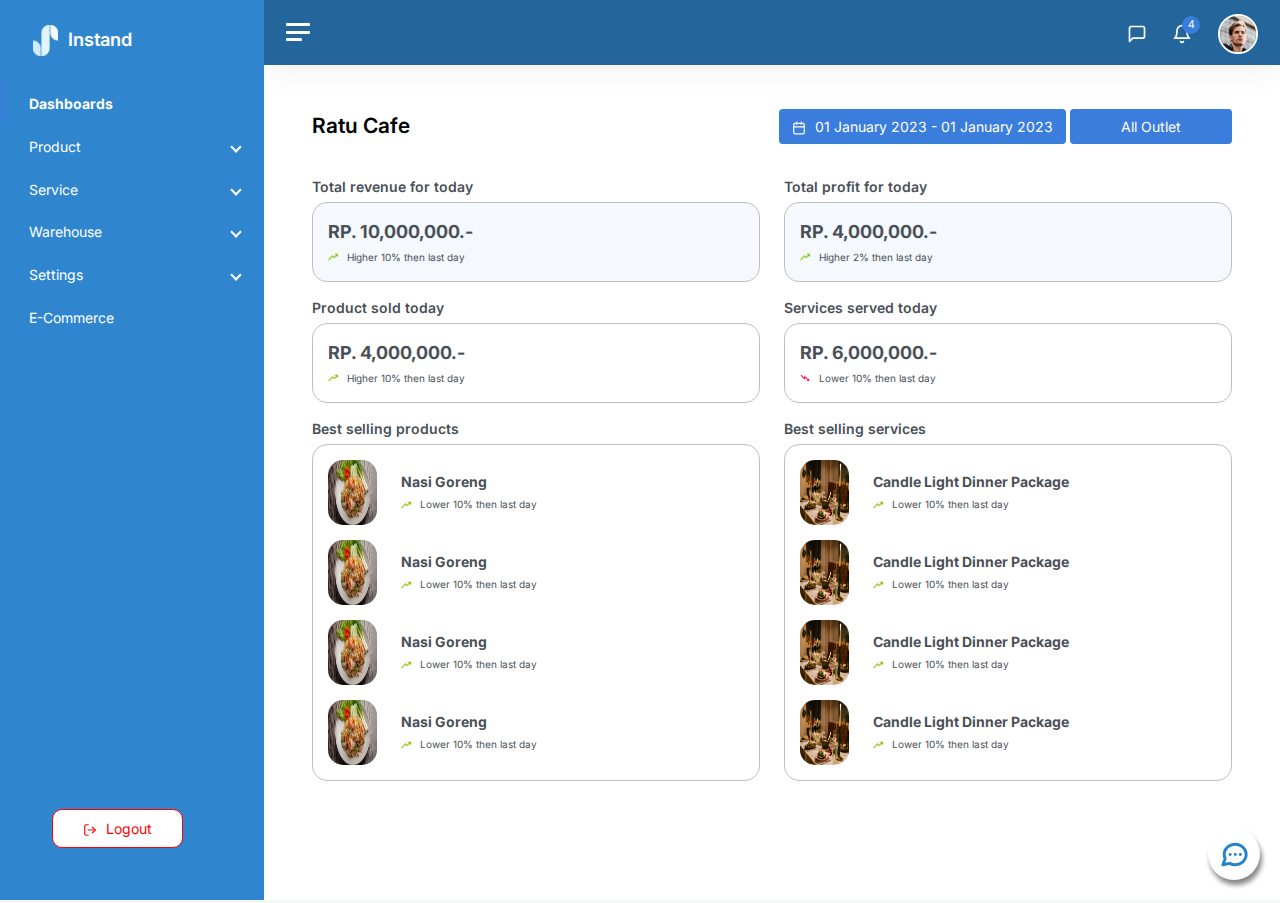
<file: pro/index.html>
<!DOCTYPE html>
<html lang="en">

<head>
	<meta charset="utf-8">
	<meta http-equiv="X-UA-Compatible" content="IE=edge">
	<meta name="viewport" content="width=device-width, initial-scale=1, shrink-to-fit=no">
	<meta name="description" content="">
	<meta name="author" content="">
	<meta name="keywords" content="">

	<link rel="shortcut icon" type="image/png" href="./img/logos/instand-dark.png" />
	<title>Instand</title>
	<link href="https://fonts.googleapis.com/css2?family=Inter:wght@300;400;600&display=swap" rel="stylesheet">
	<link class="js-stylesheet" href="css/light.css" rel="stylesheet">
	<!-- <script src="js/settings.js"></script> -->
	<style>
		body {
			opacity: 0;
		}
	</style>
<script async src="https://www.googletagmanager.com/gtag/js?id=UA-120946860-10"></script>
<script>
  window.dataLayer = window.dataLayer || [];
  function gtag(){dataLayer.push(arguments);}
  gtag('js', new Date());

  gtag('config', 'UA-120946860-10', { 'anonymize_ip': true });
</script></head>
<body data-theme="default" data-layout="fluid" data-sidebar-position="left" data-sidebar-layout="default">
	<div class="wrapper">
		<nav id="sidebar" class="sidebar js-sidebar">
			<div class="sidebar-content js-simplebar">
				<a class='sidebar-brand' href='/'>
					<span class="sidebar-brand-text align-middle">
						<img src="./img/logos/instand-light.png" class="dark-logo" alt="Logo-light" width="25px" />
            <b class="text-white logos">Instand</b>
					</span>
					<svg class="sidebar-brand-icon align-middle" width="32px" height="32px" viewBox="0 0 24 24" fill="none" stroke="#FFFFFF" stroke-width="1.5"
						stroke-linecap="square" stroke-linejoin="miter" color="#FFFFFF" style="margin-left: -3px">
						<path d="M12 4L20 8.00004L12 12L4 8.00004L12 4Z"></path>
						<path d="M20 12L12 16L4 12"></path>
						<path d="M20 16L12 20L4 16"></path>
					</svg>
				</a>

				<ul class="sidebar-nav">
					<li class="sidebar-item active">
						<a class="sidebar-link active" href="index.html">
							 <span class="align-middle">Dashboards</span>
						</a>
					</li>
					<li class="sidebar-item">
						<a data-bs-target="#product" data-bs-toggle="collapse" class="sidebar-link collapsed">
							<span class="align-middle">Product</span>
						</a>
						<ul id="product" class="sidebar-dropdown list-unstyled collapse" data-bs-parent="#sidebar">
							<li class="sidebar-item">
								<a class='sidebar-link' href='all_product.html'>
								All Product
								</a>
							</li>
							<li class="sidebar-item">
								<a class='sidebar-link' href='#'>
								Product Category
								</a>
							</li>
						</ul>
					</li>
					<li class="sidebar-item">
						<a data-bs-target="#Service" data-bs-toggle="collapse" class="sidebar-link collapsed">
							<span class="align-middle">Service</span>
						</a>
						<ul id="Service" class="sidebar-dropdown list-unstyled collapse" data-bs-parent="#sidebar">
							<li class="sidebar-item">
								<a class='sidebar-link' href='#'>
								All Service
								</a>
							</li>
							<li class="sidebar-item">
								<a class='sidebar-link' href='#'>
								Service Category
								</a>
							</li>
						</ul>
					</li>
					<li class="sidebar-item">
						<a data-bs-target="#Warehouse" data-bs-toggle="collapse" class="sidebar-link collapsed">
							<span class="align-middle">Warehouse</span>
						</a>
						<ul id="Warehouse" class="sidebar-dropdown list-unstyled collapse" data-bs-parent="#sidebar">
							<li class="sidebar-item">
								<a class='sidebar-link' href='#'>
								Stocks
								</a>
							</li>
							<li class="sidebar-item">
								<a class='sidebar-link' href='#'>
								Purchase Order
								</a>
							</li>
							<li class="sidebar-item">
								<a class='sidebar-link' href='#'>
								Mutation
								</a>
							</li>
						</ul>
					</li>
					<li class="sidebar-item">
						<a data-bs-target="#Settings" data-bs-toggle="collapse" class="sidebar-link collapsed">
							<span class="align-middle">Settings</span>
						</a>
						<ul id="Settings" class="sidebar-dropdown list-unstyled collapse" data-bs-parent="#sidebar">
							<li class="sidebar-item">
								<a class='sidebar-link' href='#'>
								User Access
								</a>
							</li>
							<li class="sidebar-item">
								<a class='sidebar-link' href='#'>
								Outlet
								</a>
							</li>
							<li class="sidebar-item">
								<a class='sidebar-link' href='#'>
								Payment
								</a>
							</li>
							<li class="sidebar-item">
								<a class='sidebar-link' href='#'>
								Bank Account
								</a>
							</li>
							<li class="sidebar-item">
								<a class='sidebar-link' href='#'>
								Subscription
								</a>
							</li>
						</ul>
					</li>
					<li class="sidebar-item">
						<a class="sidebar-link" href="#">
							<span class="align-middle">E-Commerce</span>
						</a>
					</li>
				</ul>

				<div class="sidebar-cta">
					<div class="sidebar-cta-content">
							<a href="#" class="btn btn-primary"><i class="align-middle" data-feather="log-out"></i> <span class="space10">Logout</span></a>
					</div>
				</div>
			</div>
		</nav>

		<div class="main">
			<nav class="navbar navbar-expand navbar-light navbar-bg">
				<a class="sidebar-toggle js-sidebar-toggle">
					<i class="hamburger align-self-center"></i>
				</a>

				<div class="navbar-collapse collapse">
					<ul class="navbar-nav navbar-align">

						<li class="nav-item dropdown">
							<a class="nav-icon dropdown-toggle" href="#" id="messagesDropdown" data-bs-toggle="dropdown">
								<div class="position-relative">
									<i class="align-middle" data-feather="message-square"></i>
								</div>
							</a>
							<div class="dropdown-menu dropdown-menu-lg dropdown-menu-end py-0" aria-labelledby="messagesDropdown">
								<div class="dropdown-menu-header">
									<div class="position-relative">
										4 New Messages
									</div>
								</div>
								<div class="list-group">
									<a href="#" class="list-group-item">
										<div class="row g-0 align-items-center">
											<div class="col-2">
												<img src="img/avatars/avatar-5.jpg" class="avatar img-fluid rounded-circle" alt="Vanessa Tucker">
											</div>
											<div class="col-10 ps-2">
												<div class="text-dark">Vanessa Tucker</div>
												<div class="text-muted small mt-1">Nam pretium turpis et arcu. Duis arcu tortor.</div>
												<div class="text-muted small mt-1">15m ago</div>
											</div>
										</div>
									</a>
									<a href="#" class="list-group-item">
										<div class="row g-0 align-items-center">
											<div class="col-2">
												<img src="img/avatars/avatar-2.jpg" class="avatar img-fluid rounded-circle" alt="William Harris">
											</div>
											<div class="col-10 ps-2">
												<div class="text-dark">William Harris</div>
												<div class="text-muted small mt-1">Curabitur ligula sapien euismod vitae.</div>
												<div class="text-muted small mt-1">2h ago</div>
											</div>
										</div>
									</a>
									<a href="#" class="list-group-item">
										<div class="row g-0 align-items-center">
											<div class="col-2">
												<img src="img/avatars/avatar-4.jpg" class="avatar img-fluid rounded-circle" alt="Christina Mason">
											</div>
											<div class="col-10 ps-2">
												<div class="text-dark">Christina Mason</div>
												<div class="text-muted small mt-1">Pellentesque auctor neque nec urna.</div>
												<div class="text-muted small mt-1">4h ago</div>
											</div>
										</div>
									</a>
									<a href="#" class="list-group-item">
										<div class="row g-0 align-items-center">
											<div class="col-2">
												<img src="img/avatars/avatar-3.jpg" class="avatar img-fluid rounded-circle" alt="Sharon Lessman">
											</div>
											<div class="col-10 ps-2">
												<div class="text-dark">Sharon Lessman</div>
												<div class="text-muted small mt-1">Aenean tellus metus, bibendum sed, posuere ac, mattis non.</div>
												<div class="text-muted small mt-1">5h ago</div>
											</div>
										</div>
									</a>
								</div>
								<div class="dropdown-menu-footer">
									<a href="#" class="text-muted">Show all messages</a>
								</div>
							</div>
						</li>

						<li class="nav-item dropdown">
							<a class="nav-icon dropdown-toggle" href="#" id="alertsDropdown" data-bs-toggle="dropdown">
								<div class="position-relative">
									<i class="align-middle" data-feather="bell"></i>
									<span class="indicator">4</span>
								</div>
							</a>
							<div class="dropdown-menu dropdown-menu-lg dropdown-menu-end py-0" aria-labelledby="alertsDropdown">
								<div class="dropdown-menu-header">
									4 New Notifications
								</div>
								<div class="list-group">
									<a href="#" class="list-group-item">
										<div class="row g-0 align-items-center">
											<div class="col-2">
												<i class="text-danger" data-feather="alert-circle"></i>
											</div>
											<div class="col-10">
												<div class="text-dark">Update completed</div>
												<div class="text-muted small mt-1">Restart server 12 to complete the update.</div>
												<div class="text-muted small mt-1">30m ago</div>
											</div>
										</div>
									</a>
									<a href="#" class="list-group-item">
										<div class="row g-0 align-items-center">
											<div class="col-2">
												<i class="text-warning" data-feather="bell"></i>
											</div>
											<div class="col-10">
												<div class="text-dark">Lorem ipsum</div>
												<div class="text-muted small mt-1">Aliquam ex eros, imperdiet vulputate hendrerit et.</div>
												<div class="text-muted small mt-1">2h ago</div>
											</div>
										</div>
									</a>
									<a href="#" class="list-group-item">
										<div class="row g-0 align-items-center">
											<div class="col-2">
												<i class="text-primary" data-feather="home"></i>
											</div>
											<div class="col-10">
												<div class="text-dark">Login from 192.186.1.8</div>
												<div class="text-muted small mt-1">5h ago</div>
											</div>
										</div>
									</a>
									<a href="#" class="list-group-item">
										<div class="row g-0 align-items-center">
											<div class="col-2">
												<i class="text-success" data-feather="user-plus"></i>
											</div>
											<div class="col-10">
												<div class="text-dark">New connection</div>
												<div class="text-muted small mt-1">Christina accepted your request.</div>
												<div class="text-muted small mt-1">14h ago</div>
											</div>
										</div>
									</a>
								</div>
								<div class="dropdown-menu-footer">
									<a href="#" class="text-muted">Show all notifications</a>
								</div>
							</div>
						</li>

						<li class="nav-item dropdown">
							<a class="nav-icon pe-md-0 dropdown-toggle" href="#" data-bs-toggle="dropdown">
								<img src="img/avatars/avatar.jpg" class="avatar img-fluid rounded-circle" alt="Charles Hall" />
							</a>
							<div class="dropdown-menu dropdown-menu-end">
								<a class="dropdown-item" href="#">Account Settings</a>
								<a class="dropdown-item logout" href="#">Logout</a>
							</div>
						</li>

					</ul>
				</div>
			</nav>

			<main class="content">
				<div class="container-fluid p-0">

					<div class="row mb-2 mb-xl-3">
						<div class="col-auto d-sm-block">
							<h3><strong>Ratu Cafe</strong></h3>
						</div>

						<div class="col-auto ms-auto text-end mt-n1">
							<a href="#" class="btn btn-primary btnStyle-default">
								<i class="align-middle" data-feather="calendar"></i>
								<span id="filterDate" class="logos">01 January 2023 - 01 January 2023</span>
							</a>
							<a href="#" class="btn btn-primary btnStyle">All Outlet</a>
						</div>
					</div>

					<div class="row top20">

						<div class="col-xl-6 col-md-6 top10">
							<label class="bot5"><b>Total revenue for today </b></label>
							<div class="row">
								<div class="col-xl-12 col-md-12">
									<div class="box-content">
                    <span class="totals">RP. 10,000,000.-</span><br>
                    <img src="./img/logos/trend.png" alt="Logo-light" width="10px" />
                    <span class="details"> Higher 10% then last day</span>
                  </div>
								</div>
							</div>
						</div>

						<div class="col-xl-6 col-md-6 top10">
							<label class="bot5"><b>Total profit for today </b></label>
              <div class="row">
                <div class="col-lg-12 col-md-12">
                  <div class="box-content">
                    <span class="totals">RP. 4,000,000.-</span><br>
                    <img src="./img/logos/trend.png" alt="Logo-light" width="10px" />
                    <span class="details"> Higher 2% then last day</span>
                  </div>
                </div>
              </div>
						</div>

						<div class="col-xl-6 col-md-6 top15">
							<label class="bot5"><b>Product sold today </b></label>
              <div class="row">
                <div class="col-lg-12 col-md-12">
                  <div class="box-content2">
                    <span class="totals">RP. 4,000,000.-</span><br>
                    <img src="./img/logos/trend.png" alt="Logo-light" width="10px" />
                    <span class="details"> Higher 10% then last day</span>
                  </div>
                </div>
              </div>
						</div>

						<div class="col-xl-6 col-md-6 top15">
							<label class="bot5"><b>Services served today</b></label>
              <div class="row">
                <div class="col-lg-12 col-md-12">
                  <div class="box-content2">
                    <span class="totals">RP. 6,000,000.-</span><br>
                    <img src="./img/logos/red.png" alt="Logo-light" width="10px" />
                    <span class="details"> Lower 10% then last day</span>
                  </div>
                </div>
              </div>
						</div>

						<div class="col-xl-6 col-md-6 top15">
							<label class="bot5"><b>Best selling products</b></label>
							<div class="row">
								<div class="col-lg-12 col-md-12">
									<div class="box-content2">
										<div class="row">
											<div class="col-lg-3 col-md-4 col-sm-6 col-xs-6 col-xl-2 banners">
												<img src="./img/banner/nasi goreng.png" alt="Logo-light" width="100%" />
											</div>
											<div class="col-lg-9 col-md-8 col-sm-6 col-xs-6 col-xl-10 outer">
												<div class="inner">
													<span class="title-bold">Nasi Goreng</span><br>
													<img src="./img/logos/trend.png" class="img-responsive " alt="Logo-light" width="10px" />
													<span class="details "> Lower 10% then last day</span>
												</div>
											</div>
										</div>

										<div class="row top15">
											<div class="col-lg-3 col-md-4 col-sm-6 col-xs-6 col-xl-2 banners">
												<img src="./img/banner/nasi goreng.png" alt="Logo-light" width="100%" />
											</div>
											<div class="col-lg-9 col-md-8 col-sm-6 col-xs-6 col-xl-10 outer">
												<div class="inner">
													<span class="title-bold">Nasi Goreng</span><br>
													<img src="./img/logos/trend.png" class="img-responsive " alt="Logo-light" width="10px" />
													<span class="details "> Lower 10% then last day</span>
												</div>
											</div>
										</div>

										<div class="row top15">
											<div class="col-lg-3 col-md-4 col-sm-6 col-xs-6 col-xl-2 banners">
												<img src="./img/banner/nasi goreng.png" alt="Logo-light" width="100%" />
											</div>
											<div class="col-lg-9 col-md-8 col-sm-6 col-xs-6 col-xl-10 outer">
												<div class="inner">
													<span class="title-bold">Nasi Goreng</span><br>
													<img src="./img/logos/trend.png" class="img-responsive " alt="Logo-light" width="10px" />
													<span class="details "> Lower 10% then last day</span>
												</div>
											</div>
										</div>

										<div class="row top15">
											<div class="col-lg-3 col-md-4 col-sm-6 col-xs-6 col-xl-2 banners">
												<img src="./img/banner/nasi goreng.png" alt="Logo-light" width="100%" />
											</div>
											<div class="col-lg-9 col-md-8 col-sm-6 col-xs-6 col-xl-10 outer">
												<div class="inner">
													<span class="title-bold">Nasi Goreng</span><br>
													<img src="./img/logos/trend.png" class="img-responsive " alt="Logo-light" width="10px" />
													<span class="details "> Lower 10% then last day</span>
												</div>
											</div>
										</div>

									</div>
								</div>
							</div>
						</div>

						<div class="col-xl-6 col-md-6 top15">
							<label class="bot5"><b>Best selling services</b></label>
							<div class="row">
								<div class="col-lg-12 col-md-12">
									<div class="box-content2">
										<div class="row">
											<div class="col-lg-3 col-md-4 col-sm-6 col-xs-6 col-xl-2 banners">
												<img src="./img/banner/dinner.png" alt="Logo-light" width="100%" />
											</div>
											<div class="col-lg-9 col-md-8 col-sm-6 col-xs-6 col-xl-10 outer">
												<div class="inner">
													<span class="title-bold">Candle Light Dinner Package</span><br>
													<img src="./img/logos/trend.png" class="img-responsive " alt="Logo-light" width="10px" />
													<span class="details "> Lower 10% then last day</span>
												</div>
											</div>
										</div>
										<div class="row top15">
											<div class="col-lg-3 col-md-4 col-sm-6 col-xs-6 col-xl-2 banners">
												<img src="./img/banner/dinner.png" alt="Logo-light" width="100%" />
											</div>
											<div class="col-lg-9 col-md-8 col-sm-6 col-xs-6 col-xl-10 outer">
												<div class="inner">
													<span class="title-bold">Candle Light Dinner Package</span><br>
													<img src="./img/logos/trend.png" class="img-responsive " alt="Logo-light" width="10px" />
													<span class="details "> Lower 10% then last day</span>
												</div>
											</div>
										</div>
										<div class="row top15">
											<div class="col-lg-3 col-md-4 col-sm-6 col-xs-6 col-xl-2 banners">
												<img src="./img/banner/dinner.png" alt="Logo-light" width="100%" />
											</div>
											<div class="col-lg-9 col-md-8 col-sm-6 col-xs-6 col-xl-10 outer">
												<div class="inner">
													<span class="title-bold">Candle Light Dinner Package</span><br>
													<img src="./img/logos/trend.png" class="img-responsive " alt="Logo-light" width="10px" />
													<span class="details "> Lower 10% then last day</span>
												</div>
											</div>
										</div>
										<div class="row top15">
											<div class="col-lg-3 col-md-4 col-sm-6 col-xs-6 col-xl-2 banners">
												<img src="./img/banner/dinner.png" alt="Logo-light" width="100%" />
											</div>
											<div class="col-lg-9 col-md-8 col-sm-6 col-xs-6 col-xl-10 outer">
												<div class="inner">
													<span class="title-bold">Candle Light Dinner Package</span><br>
													<img src="./img/logos/trend.png" class="img-responsive " alt="Logo-light" width="10px" />
													<span class="details "> Lower 10% then last day</span>
												</div>
											</div>
										</div>
									</div>
								</div>
							</div>
						</div>

					</div>

				</div>
			</main>

		</div>
	</div>

	<script src="js/app.js"></script>
	<div class=" js-settings">
		<a class="nav-icon dropdown-toggle" href="#" id="alertsDropdown" data-bs-toggle="dropdown">
			<div class="settings-toggle js-settings-toggle">
				<svg xmlns="http://www.w3.org/2000/svg" width="1rem" height="1rem" viewBox="0 0 24 24"><g fill="currentColor"><path d="m4 19l-.93-.37a1 1 0 0 0 1.125 1.35zm4.706-.936l.474-.881l-.317-.17l-.352.07l.195.98zm-3.082-3.147l.93.37l.163-.414l-.196-.399zM19 12c0 3.246-2.853 6-6.53 6v2c4.641 0 8.53-3.514 8.53-8zM5.941 12c0-3.246 2.854-6 6.53-6V4C7.83 4 3.94 7.514 3.94 12h2zm6.53-6C16.147 6 19 8.754 19 12h2c0-4.486-3.889-8-8.53-8zm0 12c-1.205 0-2.328-.3-3.291-.817l-.948 1.761A8.934 8.934 0 0 0 12.471 20zm-8.276 1.98l4.706-.936l-.39-1.961l-4.706.936l.39 1.962zm2.326-5.506A5.564 5.564 0 0 1 5.94 12h-2c0 1.2.282 2.338.786 3.36zm-1.826.073L3.07 18.631l1.858.738l1.624-4.083l-1.858-.739z"/><circle cx="9" cy="12" r="1"/><circle cx="12.5" cy="12" r="1"/><circle cx="16" cy="12" r="1"/></g></svg>
			</div>
		</a>
		<div class="dropdown-menu dropdown-menu-lg dropdown-menu-end position-chat" aria-labelledby="alertsDropdown">
			<div class="dropdown-menu-header">
				<img src="./img/logos/instand-dark.png" class="dark-logo" alt="Logo-light" width="25px" />
				<b class="logos">Instand</b><br><br>
				<h6 class="mb-0 text-dark no-padding top15">
					<b>Hi There,</b><br>
					<span>How can we help you today?</span>
				</h6>
			</div>
			<div class="list-group">
				<textarea class="form-control" name="message" id="message" rows="3" cols="10" placeholder="Write Text" required></textarea>
			</div>
			<div class="top10">
				<button class="btn btn-primary" style="float: right;"> Send Message </button>
			</div>
		</div>
	</div>
</body>

</html>
</file>
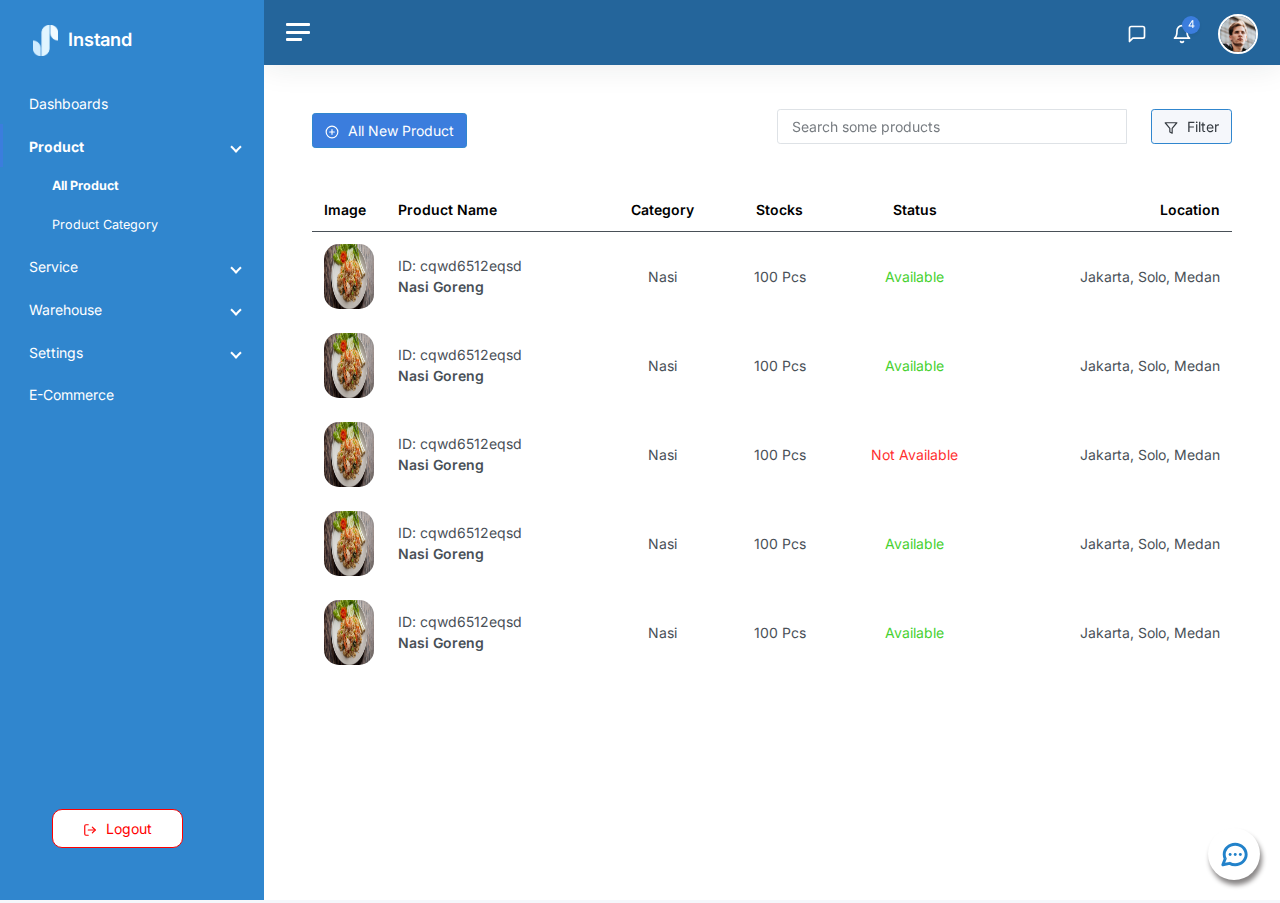
<file: pro/all_product.html>
<!DOCTYPE html>
<html lang="en">

<head>
	<meta charset="utf-8">
	<meta http-equiv="X-UA-Compatible" content="IE=edge">
	<meta name="viewport" content="width=device-width, initial-scale=1, shrink-to-fit=no">
	<meta name="description" content="">
	<meta name="author" content="">
	<meta name="keywords" content="">

	<link rel="shortcut icon" type="image/png" href="./img/logos/instand-dark.png" />
	<title>Instand</title>
	<link href="https://fonts.googleapis.com/css2?family=Inter:wght@300;400;600&display=swap" rel="stylesheet">
	<link class="js-stylesheet" href="css/light.css" rel="stylesheet">
	<!-- <script src="js/settings.js"></script> -->
	<style>
		body {
			opacity: 0;
		}
	</style>
<script async src="https://www.googletagmanager.com/gtag/js?id=UA-120946860-10"></script>
<script>
  window.dataLayer = window.dataLayer || [];
  function gtag(){dataLayer.push(arguments);}
  gtag('js', new Date());

  gtag('config', 'UA-120946860-10', { 'anonymize_ip': true });
</script></head>
<body data-theme="default" data-layout="fluid" data-sidebar-position="left" data-sidebar-layout="default">
	<div class="wrapper">
		<nav id="sidebar" class="sidebar js-sidebar">
			<div class="sidebar-content js-simplebar">
				<a class='sidebar-brand' href='/'>
					<span class="sidebar-brand-text align-middle">
						<img src="./img/logos/instand-light.png" class="dark-logo" alt="Logo-light" width="25px" />
            <b class="text-white logos">Instand</b>
					</span>
					<svg class="sidebar-brand-icon align-middle" width="32px" height="32px" viewBox="0 0 24 24" fill="none" stroke="#FFFFFF" stroke-width="1.5"
						stroke-linecap="square" stroke-linejoin="miter" color="#FFFFFF" style="margin-left: -3px">
						<path d="M12 4L20 8.00004L12 12L4 8.00004L12 4Z"></path>
						<path d="M20 12L12 16L4 12"></path>
						<path d="M20 16L12 20L4 16"></path>
					</svg>
				</a>

				<ul class="sidebar-nav">
					<li class="sidebar-item">
						<a class="sidebar-link" href="index.html">
							 <span class="align-middle">Dashboards</span>
						</a>
					</li>
					<li class="sidebar-item active">
						<a data-bs-target="#product" data-bs-toggle="collapse" class="sidebar-link collapsed active">
							<span class="align-middle">Product</span>
						</a>
						<ul id="product" class="sidebar-dropdown list-unstyled collapse show" data-bs-parent="#sidebar">
							<li class="sidebar-item">
								<a class='sidebar-link active' href='all_product.html'>
									All Product
								</a>
							</li>
							<li class="sidebar-item">
								<a class='sidebar-link' href='#'>
									Product Category
								</a>
							</li>
						</ul>
					</li>
					<li class="sidebar-item">
						<a data-bs-target="#Service" data-bs-toggle="collapse" class="sidebar-link collapsed">
							<span class="align-middle">Service</span>
						</a>
						<ul id="Service" class="sidebar-dropdown list-unstyled collapse" data-bs-parent="#sidebar">
							<li class="sidebar-item">
								<a class='sidebar-link' href='#'>
								All Service
								</a>
							</li>
							<li class="sidebar-item">
								<a class='sidebar-link' href='#'>
								Service Category
								</a>
							</li>
						</ul>
					</li>
					<li class="sidebar-item">
						<a data-bs-target="#Warehouse" data-bs-toggle="collapse" class="sidebar-link collapsed">
							<span class="align-middle">Warehouse</span>
						</a>
						<ul id="Warehouse" class="sidebar-dropdown list-unstyled collapse" data-bs-parent="#sidebar">
							<li class="sidebar-item">
								<a class='sidebar-link' href='#'>
								Stocks
								</a>
							</li>
							<li class="sidebar-item">
								<a class='sidebar-link' href='#'>
								Purchase Order
								</a>
							</li>
							<li class="sidebar-item">
								<a class='sidebar-link' href='#'>
								Mutation
								</a>
							</li>
						</ul>
					</li>
					<li class="sidebar-item">
						<a data-bs-target="#Settings" data-bs-toggle="collapse" class="sidebar-link collapsed">
							<span class="align-middle">Settings</span>
						</a>
						<ul id="Settings" class="sidebar-dropdown list-unstyled collapse" data-bs-parent="#sidebar">
							<li class="sidebar-item">
								<a class='sidebar-link' href='#'>
								User Access
								</a>
							</li>
							<li class="sidebar-item">
								<a class='sidebar-link' href='#'>
								Outlet
								</a>
							</li>
							<li class="sidebar-item">
								<a class='sidebar-link' href='#'>
								Payment
								</a>
							</li>
							<li class="sidebar-item">
								<a class='sidebar-link' href='#'>
								Bank Account
								</a>
							</li>
							<li class="sidebar-item">
								<a class='sidebar-link' href='#'>
								Subscription
								</a>
							</li>
						</ul>
					</li>
					<li class="sidebar-item">
						<a class="sidebar-link" href="#">
							<span class="align-middle">E-Commerce</span>
						</a>
					</li>
				</ul>

				<div class="sidebar-cta">
					<div class="sidebar-cta-content">
							<a href="#" class="btn btn-primary"><i class="align-middle" data-feather="log-out"></i> <span class="space10">Logout</span></a>
					</div>
				</div>
			</div>
		</nav>

		<div class="main">
			<nav class="navbar navbar-expand navbar-light navbar-bg">
				<a class="sidebar-toggle js-sidebar-toggle">
					<i class="hamburger align-self-center"></i>
				</a>

				<div class="navbar-collapse collapse">
					<ul class="navbar-nav navbar-align">

						<li class="nav-item dropdown">
							<a class="nav-icon dropdown-toggle" href="#" id="messagesDropdown" data-bs-toggle="dropdown">
								<div class="position-relative">
									<i class="align-middle" data-feather="message-square"></i>
								</div>
							</a>
							<div class="dropdown-menu dropdown-menu-lg dropdown-menu-end py-0" aria-labelledby="messagesDropdown">
								<div class="dropdown-menu-header">
									<div class="position-relative">
										<center>Messages</center>
									<span><i class="text-danger fixedStyle" data-feather="x-circle"></i></span>
									</div>
								</div>
								<div class="list-group">
									<a href="#" class="list-group-item">
										<div class="row g-0 align-items-center">
											<div class="col-2">
												<img src="img/avatars/avatar-5.jpg" class="avatar img-fluid rounded-circle" alt="Vanessa Tucker">
											</div>
											<div class="col-10 ps-2">
												<div class="text-dark">Vanessa Tucker</div>
												<div class="text-muted small mt-1">Nam pretium turpis et arcu. Duis arcu tortor.</div>
												<div class="text-muted small mt-1">15m ago</div>
											</div>
										</div>
									</a>
									<a href="#" class="list-group-item">
										<div class="row g-0 align-items-center">
											<div class="col-2">
												<img src="img/avatars/avatar-2.jpg" class="avatar img-fluid rounded-circle" alt="William Harris">
											</div>
											<div class="col-10 ps-2">
												<div class="text-dark">William Harris</div>
												<div class="text-muted small mt-1">Curabitur ligula sapien euismod vitae.</div>
												<div class="text-muted small mt-1">2h ago</div>
											</div>
										</div>
									</a>
									<a href="#" class="list-group-item">
										<div class="row g-0 align-items-center">
											<div class="col-2">
												<img src="img/avatars/avatar-4.jpg" class="avatar img-fluid rounded-circle" alt="Christina Mason">
											</div>
											<div class="col-10 ps-2">
												<div class="text-dark">Christina Mason</div>
												<div class="text-muted small mt-1">Pellentesque auctor neque nec urna.</div>
												<div class="text-muted small mt-1">4h ago</div>
											</div>
										</div>
									</a>
									<a href="#" class="list-group-item">
										<div class="row g-0 align-items-center">
											<div class="col-2">
												<img src="img/avatars/avatar-3.jpg" class="avatar img-fluid rounded-circle" alt="Sharon Lessman">
											</div>
											<div class="col-10 ps-2">
												<div class="text-dark">Sharon Lessman</div>
												<div class="text-muted small mt-1">Aenean tellus metus, bibendum sed, posuere ac, mattis non.</div>
												<div class="text-muted small mt-1">5h ago</div>
											</div>
										</div>
									</a>
								</div>
								<div class="dropdown-menu-footer">
									<a href="#" class="text-muted"></a>
								</div>
							</div>
						</li>

						<li class="nav-item dropdown">
							<a class="nav-icon dropdown-toggle" href="#" id="alertsDropdown" data-bs-toggle="dropdown">
								<div class="position-relative">
									<i class="align-middle" data-feather="bell"></i>
									<span class="indicator">4</span>
								</div>
							</a>
							<div class="dropdown-menu dropdown-menu-lg dropdown-menu-end py-0" aria-labelledby="alertsDropdown">
								<div class="dropdown-menu-header">
									<center>Notifications</center>
									<span><i class="text-danger fixedStyle" data-feather="x-circle"></i></span>
								</div>
								<div class="list-group">
									<a href="#" class="list-group-item">
										<label class="bot5"><b>Stocks</b> <span class="logos">18.39</span></label>
										<div class="row">
											<div class="col-lg-12 col-md-12">
												<div class="box-content3">
													<span>
														Your Nasi Goreng Stock is almost running out, Check to update stocks
													</span>
												</div>
											</div>
										</div>
									</a>

									<a href="#" class="list-group-item">
										<label class="bot5"><b>Stocks</b> <span class="logos">12.01</span></label>
										<div class="row">
											<div class="col-lg-12 col-md-12">
												<div class="box-content3">
													<span>
														Your have an unpaid order, please check before you close
													</span>
												</div>
											</div>
										</div>
									</a>

									<a href="#" class="list-group-item">
										<label class="bot5"><b>HR</b> <span class="logos">12.01</span></label>
										<div class="row">
											<div class="col-lg-12 col-md-12">
												<div class="box-content3">
													<span>
														Your abession update has been Approved by Alice
													</span>
												</div>
											</div>
										</div>
									</a>
									
								</div>
								<div class="dropdown-menu-footer">
									
								</div>
							</div>
						</li>

						<li class="nav-item dropdown">
							<a class="nav-icon pe-md-0 dropdown-toggle" href="#" data-bs-toggle="dropdown">
								<img src="img/avatars/avatar.jpg" class="avatar img-fluid rounded-circle" alt="Charles Hall" />
							</a>
							<div class="dropdown-menu dropdown-menu-end">
								<a class="dropdown-item" href="Profile.html">Account Settings</a>
								<a class="dropdown-item logout" href="#">Logout</a>
							</div>
						</li>

					</ul>
				</div>
			</nav>

			<main class="content">
				<div class="container-fluid p-0">

					<div class="row mb-2 mb-xl-3">
						<div class="col-auto d-sm-block">
							<a href="#" class="btn btn-primary btnStyle-default">
								<i class="align-middle" data-feather="plus-circle"></i>
								<span id="filterDate" class="logos">All New Product</span>
							</a>
						</div>

						<div class="col-auto ms-auto text-end mt-n1 position-filter">
							<div class="input-group mb-3">
								<input type="text" name="search_project" class="form-control searchStyle" placeholder="Search some products">
								<div class="input-group-prepend">
									<a href="#" onclick="showmodal()" class="btn btn-light btnStyle-default">
										<i class="align-middle" data-feather="filter"></i>
										<span id="filterDate" class="logos">Filter</span>
									</a>
								</div>
							</div>
						</div>
					</div>

					<div class="row top20">

						<div class="col-xl-12 col-md-12 top10">
							<div class="table-responsive mb-4">
                <table class="table border text-nowrap mb-0 align-middle tableStyle">
                  <thead class="text-dark fs-4">
                    <tr>
                      <th width="8%">
                        <h6 class="fw-semibold mb-0">Image</h6>
                      </th>
                      <th>
                        <h6 class="fw-semibold mb-0">Product Name</h6>
                      </th>
                      <th class="text-center">
                        <h6 class="fw-semibold mb-0">Category</h6>
                      </th>
                      <th class="text-center">
                        <h6 class="fw-semibold mb-0">Stocks</h6>
                      </th>
                      <th class="text-center">
                        <h6 class="fw-semibold mb-0">Status</h6>
                      </th>
                      <th class="text-right">
                        <h6 class="fw-semibold mb-0">Location</h6>
                      </th>
                    </tr>
                  </thead>
                  <tbody>
                    <tr>
                      <td class="banners">
                        <img src="./img/banner/nasi goreng.png" alt="Logo-light" width="100%" />
                      </td>
                      <td>
                        <span>ID: cqwd6512eqsd</span><br>
                        <span class="v-middles"><b>Nasi Goreng</b></span>
                      </td>
                      <td class="text-center">
                        <span>Nasi</span>
                      </td>
                      <td class="text-center">
                        <span>100 Pcs</span>
                      </td>
                      <td class="text-center">
                        <span class="c-green">Available</span>
                      </td>
                      <td class="text-right">
                        <span>Jakarta, Solo, Medan</span>
                      </td>
                    </tr>
                    <tr>
                      <td class="banners">
                        <img src="./img/banner/nasi goreng.png" alt="Logo-light" width="100%" />
                      </td>
                      <td>
                        <span>ID: cqwd6512eqsd</span><br>
                        <span class="v-middles"><b>Nasi Goreng</b></span>
                      </td>
                      <td class="text-center">
                        <span>Nasi</span>
                      </td>
                      <td class="text-center">
                        <span>100 Pcs</span>
                      </td>
                      <td class="text-center">
                        <span class="c-green">Available</span>
                      </td>
                      <td class="text-right">
                        <span>Jakarta, Solo, Medan</span>
                      </td>
                    </tr>
                    <tr>
                      <td class="banners">
                        <img src="./img/banner/nasi goreng.png" alt="Logo-light" width="100%" />
                      </td>
                      <td>
                        <span>ID: cqwd6512eqsd</span><br>
                        <span class="v-middles"><b>Nasi Goreng</b></span>
                      </td>
                      <td class="text-center">
                        <span>Nasi</span>
                      </td>
                      <td class="text-center">
                        <span>100 Pcs</span>
                      </td>
                      <td class="text-center">
                        <span class="c-red">Not Available</span>
                      </td>
                      <td class="text-right">
                        <span>Jakarta, Solo, Medan</span>
                      </td>
                    </tr>
                    <tr>
                      <td class="banners">
                        <img src="./img/banner/nasi goreng.png" alt="Logo-light" width="100%" />
                      </td>
                      <td>
                        <span>ID: cqwd6512eqsd</span><br>
                        <span class="v-middles"><b>Nasi Goreng</b></span>
                      </td>
                      <td class="text-center">
                        <span>Nasi</span>
                      </td>
                      <td class="text-center">
                        <span>100 Pcs</span>
                      </td>
                      <td class="text-center">
                        <span class="c-green">Available</span>
                      </td>
                      <td class="text-right">
                        <span>Jakarta, Solo, Medan</span>
                      </td>
                    </tr>
                    <tr>
                      <td class="banners">
                        <img src="./img/banner/nasi goreng.png" alt="Logo-light" width="100%" />
                      </td>
                      <td>
                        <span>ID: cqwd6512eqsd</span><br>
                        <span class="v-middles"><b>Nasi Goreng</b></span>
                      </td>
                      <td class="text-center">
                        <span>Nasi</span>
                      </td>
                      <td class="text-center">
                        <span>100 Pcs</span>
                      </td>
                      <td class="text-center">
                        <span class="c-green">Available</span>
                      </td>
                      <td class="text-right">
                        <span>Jakarta, Solo, Medan</span>
                      </td>
                    </tr>
                  </tbody>
                </table>
              </div>
						</div>

					</div>

				</div>
			</main>
			
		</div>
	</div>

	<script src="js/app.js"></script>
	<script type="text/javascript">
		function showmodal()
		{
			$('#exampleModal').modal('show');
		}
	</script>
	<div class=" js-settings">
		<a class="nav-icon dropdown-toggle" href="#" id="alertsDropdown" data-bs-toggle="dropdown">
			<div class="settings-toggle js-settings-toggle">
				<svg xmlns="http://www.w3.org/2000/svg" width="1rem" height="1rem" viewBox="0 0 24 24"><g fill="currentColor"><path d="m4 19l-.93-.37a1 1 0 0 0 1.125 1.35zm4.706-.936l.474-.881l-.317-.17l-.352.07l.195.98zm-3.082-3.147l.93.37l.163-.414l-.196-.399zM19 12c0 3.246-2.853 6-6.53 6v2c4.641 0 8.53-3.514 8.53-8zM5.941 12c0-3.246 2.854-6 6.53-6V4C7.83 4 3.94 7.514 3.94 12h2zm6.53-6C16.147 6 19 8.754 19 12h2c0-4.486-3.889-8-8.53-8zm0 12c-1.205 0-2.328-.3-3.291-.817l-.948 1.761A8.934 8.934 0 0 0 12.471 20zm-8.276 1.98l4.706-.936l-.39-1.961l-4.706.936l.39 1.962zm2.326-5.506A5.564 5.564 0 0 1 5.94 12h-2c0 1.2.282 2.338.786 3.36zm-1.826.073L3.07 18.631l1.858.738l1.624-4.083l-1.858-.739z"/><circle cx="9" cy="12" r="1"/><circle cx="12.5" cy="12" r="1"/><circle cx="16" cy="12" r="1"/></g></svg>
			</div>
		</a>
		<div class="dropdown-menu dropdown-menu-lg dropdown-menu-end position-chat" aria-labelledby="alertsDropdown">
			<div class="dropdown-menu-header">
				<img src="./img/logos/instand-dark.png" class="dark-logo" alt="Logo-light" width="25px" />
				<b class="logos">Instand</b><br><br>
				<h6 class="mb-0 text-dark no-padding top15">
					<b>Hi There,</b><br>
					<span>How can we help you today?</span>
				</h6>
			</div>
			<div class="list-group">
				<textarea class="form-control" name="message" id="message" rows="3" cols="10" placeholder="Write Text" required></textarea>
			</div>
			<div class="top10">
				<button class="btn btn-primary" style="float: right;"> Send Message </button>
			</div>
		</div>
	</div>

	<div class="modal fade" id="exampleModal" tabindex="-1" role="dialog" 
	aria-labelledby="exampleModalLabel" aria-hidden="true">
		<div class="modal-dialog" role="document">
			<div class="modal-content">
				<div class="modal-header">
					<label><strong>Filter List</strong></label>
				</div>
				<div class="modal-body">
					<div class="row">
						<div class="col-lg-12 col-md-12 top10">
							<label class="bot5">Availability Status</label>
							<select class="form-control" name="availability_status" id="availability_status">
								<option value="">Choose Status</option>
							</select>
						</div>
						<div class="col-lg-12 col-md-12 top10">
							<label class="bot5">Category</label>
							<select class="form-control" name="select_category" id="select_category">
								<option value="">Choose Category</option>
							</select>
						</div>
						<div class="col-lg-12 col-md-12 top10">
							<label class="bot5">Outlet Location</label>
							<select class="form-control" name="outlet_location" id="outlet_location">
								<option value="">Choose Outlet Location</option>
							</select>
						</div>
					</div>
				</div>
				<div class="modal-footer">
					<div class="row">
						<div class="col-lg-12 col-md-12">
							<a href="#" class="btn btn-primary addF" >Add Filter</a>
						</div>
					</div>

				</div>
			</div>
		</div>
	</div>

</body>

</html>
</file>
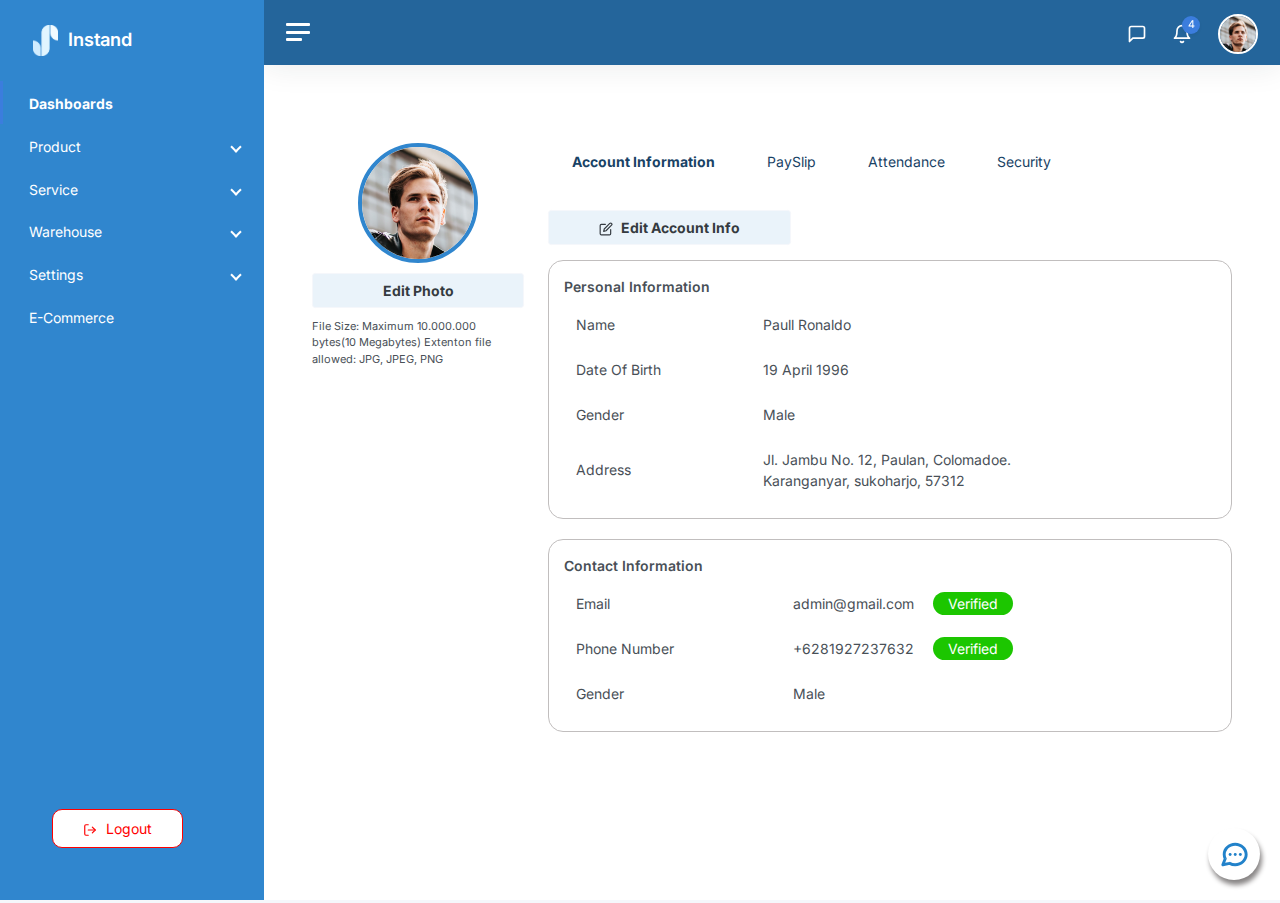
<file: pro/Profile.html>
<!DOCTYPE html>
<html lang="en">

<head>
	<meta charset="utf-8">
	<meta http-equiv="X-UA-Compatible" content="IE=edge">
	<meta name="viewport" content="width=device-width, initial-scale=1, shrink-to-fit=no">
	<meta name="description" content="">
	<meta name="author" content="">
	<meta name="keywords" content="">

	<link rel="shortcut icon" type="image/png" href="./img/logos/instand-dark.png" />
	<title>Instand</title>
	<link href="https://fonts.googleapis.com/css2?family=Inter:wght@300;400;600&display=swap" rel="stylesheet">
	<link class="js-stylesheet" href="css/light.css" rel="stylesheet">
	<!-- <script src="js/settings.js"></script> -->
	<style>
		body {
			opacity: 0;
		}
	</style>
<script async src="https://www.googletagmanager.com/gtag/js?id=UA-120946860-10"></script>
<script>
  window.dataLayer = window.dataLayer || [];
  function gtag(){dataLayer.push(arguments);}
  gtag('js', new Date());

  gtag('config', 'UA-120946860-10', { 'anonymize_ip': true });
</script></head>
<body data-theme="default" data-layout="fluid" data-sidebar-position="left" data-sidebar-layout="default">
	<div class="wrapper">
		<nav id="sidebar" class="sidebar js-sidebar">
			<div class="sidebar-content js-simplebar">
				<a class='sidebar-brand' href='/'>
					<span class="sidebar-brand-text align-middle">
						<img src="./img/logos/instand-light.png" class="dark-logo" alt="Logo-light" width="25px" />
            <b class="text-white logos">Instand</b>
					</span>
					<svg class="sidebar-brand-icon align-middle" width="32px" height="32px" viewBox="0 0 24 24" fill="none" stroke="#FFFFFF" stroke-width="1.5"
						stroke-linecap="square" stroke-linejoin="miter" color="#FFFFFF" style="margin-left: -3px">
						<path d="M12 4L20 8.00004L12 12L4 8.00004L12 4Z"></path>
						<path d="M20 12L12 16L4 12"></path>
						<path d="M20 16L12 20L4 16"></path>
					</svg>
				</a>

				<ul class="sidebar-nav">
					<li class="sidebar-item active">
						<a class="sidebar-link active" href="index.html">
							 <span class="align-middle">Dashboards</span>
						</a>
					</li>
					<li class="sidebar-item">
						<a data-bs-target="#product" data-bs-toggle="collapse" class="sidebar-link collapsed">
							<span class="align-middle">Product</span>
						</a>
						<ul id="product" class="sidebar-dropdown list-unstyled collapse" data-bs-parent="#sidebar">
							<li class="sidebar-item">
								<a class='sidebar-link' href='all_product.html'>
								All Product
								</a>
							</li>
							<li class="sidebar-item">
								<a class='sidebar-link' href='#'>
								Product Category
								</a>
							</li>
						</ul>
					</li>
					<li class="sidebar-item">
						<a data-bs-target="#Service" data-bs-toggle="collapse" class="sidebar-link collapsed">
							<span class="align-middle">Service</span>
						</a>
						<ul id="Service" class="sidebar-dropdown list-unstyled collapse" data-bs-parent="#sidebar">
							<li class="sidebar-item">
								<a class='sidebar-link' href='#'>
								All Service
								</a>
							</li>
							<li class="sidebar-item">
								<a class='sidebar-link' href='#'>
								Service Category
								</a>
							</li>
						</ul>
					</li>
					<li class="sidebar-item">
						<a data-bs-target="#Warehouse" data-bs-toggle="collapse" class="sidebar-link collapsed">
							<span class="align-middle">Warehouse</span>
						</a>
						<ul id="Warehouse" class="sidebar-dropdown list-unstyled collapse" data-bs-parent="#sidebar">
							<li class="sidebar-item">
								<a class='sidebar-link' href='#'>
								Stocks
								</a>
							</li>
							<li class="sidebar-item">
								<a class='sidebar-link' href='#'>
								Purchase Order
								</a>
							</li>
							<li class="sidebar-item">
								<a class='sidebar-link' href='#'>
								Mutation
								</a>
							</li>
						</ul>
					</li>
					<li class="sidebar-item">
						<a data-bs-target="#Settings" data-bs-toggle="collapse" class="sidebar-link collapsed">
							<span class="align-middle">Settings</span>
						</a>
						<ul id="Settings" class="sidebar-dropdown list-unstyled collapse" data-bs-parent="#sidebar">
							<li class="sidebar-item">
								<a class='sidebar-link' href='#'>
								User Access
								</a>
							</li>
							<li class="sidebar-item">
								<a class='sidebar-link' href='#'>
								Outlet
								</a>
							</li>
							<li class="sidebar-item">
								<a class='sidebar-link' href='#'>
								Payment
								</a>
							</li>
							<li class="sidebar-item">
								<a class='sidebar-link' href='#'>
								Bank Account
								</a>
							</li>
							<li class="sidebar-item">
								<a class='sidebar-link' href='#'>
								Subscription
								</a>
							</li>
						</ul>
					</li>
					<li class="sidebar-item">
						<a class="sidebar-link" href="#">
							<span class="align-middle">E-Commerce</span>
						</a>
					</li>
				</ul>

				<div class="sidebar-cta">
					<div class="sidebar-cta-content">
							<a href="#" class="btn btn-primary"><i class="align-middle" data-feather="log-out"></i> <span class="space10">Logout</span></a>
					</div>
				</div>
			</div>
		</nav>

		<div class="main">
			<nav class="navbar navbar-expand navbar-light navbar-bg">
				<a class="sidebar-toggle js-sidebar-toggle">
					<i class="hamburger align-self-center"></i>
				</a>

				<div class="navbar-collapse collapse">
					<ul class="navbar-nav navbar-align">

						<li class="nav-item dropdown">
							<a class="nav-icon dropdown-toggle" href="#" id="messagesDropdown" data-bs-toggle="dropdown">
								<div class="position-relative">
									<i class="align-middle" data-feather="message-square"></i>
								</div>
							</a>
							<div class="dropdown-menu dropdown-menu-lg dropdown-menu-end py-0" aria-labelledby="messagesDropdown">
								<div class="dropdown-menu-header">
									<div class="position-relative">
										<center>Messages</center>
										<span><i class="text-danger fixedStyle" data-feather="x-circle"></i></span>
									</div>
								</div>
								<div class="list-group">
									<a href="#" class="list-group-item">
										<div class="row g-0 align-items-center">
											<div class="col-2">
												<img src="img/avatars/avatar-5.jpg" class="avatar img-fluid rounded-circle" alt="Vanessa Tucker">
											</div>
											<div class="col-10 ps-2">
												<div class="text-dark">Vanessa Tucker</div>
												<div class="text-muted small mt-1">Nam pretium turpis et arcu. Duis arcu tortor.</div>
												<div class="text-muted small mt-1">15m ago</div>
											</div>
										</div>
									</a>
									<a href="#" class="list-group-item">
										<div class="row g-0 align-items-center">
											<div class="col-2">
												<img src="img/avatars/avatar-2.jpg" class="avatar img-fluid rounded-circle" alt="William Harris">
											</div>
											<div class="col-10 ps-2">
												<div class="text-dark">William Harris</div>
												<div class="text-muted small mt-1">Curabitur ligula sapien euismod vitae.</div>
												<div class="text-muted small mt-1">2h ago</div>
											</div>
										</div>
									</a>
									<a href="#" class="list-group-item">
										<div class="row g-0 align-items-center">
											<div class="col-2">
												<img src="img/avatars/avatar-4.jpg" class="avatar img-fluid rounded-circle" alt="Christina Mason">
											</div>
											<div class="col-10 ps-2">
												<div class="text-dark">Christina Mason</div>
												<div class="text-muted small mt-1">Pellentesque auctor neque nec urna.</div>
												<div class="text-muted small mt-1">4h ago</div>
											</div>
										</div>
									</a>
									<a href="#" class="list-group-item">
										<div class="row g-0 align-items-center">
											<div class="col-2">
												<img src="img/avatars/avatar-3.jpg" class="avatar img-fluid rounded-circle" alt="Sharon Lessman">
											</div>
											<div class="col-10 ps-2">
												<div class="text-dark">Sharon Lessman</div>
												<div class="text-muted small mt-1">Aenean tellus metus, bibendum sed, posuere ac, mattis non.</div>
												<div class="text-muted small mt-1">5h ago</div>
											</div>
										</div>
									</a>
								</div>
								<div class="dropdown-menu-footer">
									<a href="#" class="text-muted"></a>
								</div>
							</div>
						</li>

						<li class="nav-item dropdown">
							<a class="nav-icon dropdown-toggle" href="#" id="alertsDropdown" data-bs-toggle="dropdown">
								<div class="position-relative">
									<i class="align-middle" data-feather="bell"></i>
									<span class="indicator">4</span>
								</div>
							</a>
							<div class="dropdown-menu dropdown-menu-lg dropdown-menu-end py-0" aria-labelledby="alertsDropdown">
								<div class="dropdown-menu-header">
									<center>Notifications</center>
									<span><i class="text-danger fixedStyle" data-feather="x-circle"></i></span>
								</div>
								<div class="list-group">
									<a href="#" class="list-group-item">
										<label class="bot5"><b>Stocks</b> <span class="logos">18.39</span></label>
										<div class="row">
											<div class="col-lg-12 col-md-12">
												<div class="box-content3">
													<span>
														Your Nasi Goreng Stock is almost running out, Check to update stocks
													</span>
												</div>
											</div>
										</div>
									</a>

									<a href="#" class="list-group-item">
										<label class="bot5"><b>Stocks</b> <span class="logos">12.01</span></label>
										<div class="row">
											<div class="col-lg-12 col-md-12">
												<div class="box-content3">
													<span>
														Your have an unpaid order, please check before you close
													</span>
												</div>
											</div>
										</div>
									</a>

									<a href="#" class="list-group-item">
										<label class="bot5"><b>HR</b> <span class="logos">12.01</span></label>
										<div class="row">
											<div class="col-lg-12 col-md-12">
												<div class="box-content3">
													<span>
														Your abession update has been Approved by Alice
													</span>
												</div>
											</div>
										</div>
									</a>
									
								</div>
								<div class="dropdown-menu-footer">
									
								</div>
							</div>
						</li>

						<li class="nav-item dropdown">
							<a class="nav-icon pe-md-0 dropdown-toggle" href="#" data-bs-toggle="dropdown">
								<img src="img/avatars/avatar.jpg" class="avatar img-fluid rounded-circle" alt="Charles Hall" />
							</a>
							<div class="dropdown-menu dropdown-menu-end">
								<a class="dropdown-item" href="Profile.html">Account Settings</a>
								<a class="dropdown-item logout" href="#">Logout</a>
							</div>
						</li>

					</ul>
				</div>
			</nav>

			<main class="content">
				<div class="container-fluid p-0">
					<div class="row top20">
						<div class="col-xl-3 col-md-3 top10">
								<div class="row">
										<div class="col-xl-12 col-md-12">
											<img src="img/avatars/avatar.jpg" class="user-photos img-fluid rounded-circle setCenter" alt="Charles Hall" />
										</div>
										<div class="col-xl-12 col-md-12 top10">
											<a href="#" class="btn btn-light btnStyle setCenter bg-edit">Edit Photo</a>
										</div>
										<div class="col-xl-12 col-md-12 top10 f-11">
												<span>File Size: Maximum 10.000.000</span><br>
												<span>bytes(10 Megabytes) Extenton file</span><br>
												<span>allowed: JPG, JPEG, PNG</span>
										</div>
								</div>
						</div>

						<div class="col-xl-9 col-md-9 top10 tabStyle">
							<ul class="nav">
								<li class="nav-item">
									<a class="nav-link btn btn-sm btn-color-muted px-4 me-1 active" data-kt-timeline-widget-1="tab" data-bs-toggle="tab" href="#basic_data">Account Information</a>
								</li>
								<li class="nav-item">
									<a class="nav-link btn btn-sm btn-color-muted px-4 me-1" data-kt-timeline-widget-1="tab" data-bs-toggle="tab" href="#PaySlip">PaySlip</a>
								</li>
								<li class="nav-item">
									<a class="nav-link btn btn-sm btn-color-muted px-4 me-1" data-kt-timeline-widget-1="tab" data-bs-toggle="tab" href="#Attendance">Attendance</a>
								</li>
								<li class="nav-item">
									<a class="nav-link btn btn-sm btn-color-muted px-4 me-1" data-kt-timeline-widget-1="tab" data-bs-toggle="tab" href="#Security">Security</a>
								</li>
							</ul>
							<div class="tab-content top20">
								<div class="tab-pane active show" id="basic_data" role="tabpanel">
									<div class="row">
										<div class="col-xl-12 col-md-12 top10">
											<a href="#" class="btn btn-light btnStyle bg-edit">
												<i class="align-middle" data-feather="edit"></i>
												<span class="logos">Edit Account Info</span>
											</a>
										</div>
										<div class="col-xl-12 col-md-12 top15">
											<div class="row">
												<div class="col-lg-12 col-md-12">
													<div class="box-content2">
														<label class="bot5"><b>Personal Information </b></label>
														<div class="top1o">
															<table class="table border text-nowrap mb-0 align-middle tableStyle" width="100%">
																<tr>
																	<td>Name</td>
																	<td>Paull Ronaldo</td>
																</tr>
																<tr>
																	<td>Date Of Birth</td>
																	<td>19 April 1996</td>
																</tr>
																<tr>
																	<td>Gender</td>
																	<td>Male</td>
																</tr>
																<tr>
																	<td>Address</td>
																	<td>Jl. Jambu No. 12, Paulan, Colomadoe.<br>Karanganyar, sukoharjo, 57312</td>
																</tr>
															</table>
														</div>
													</div>
												</div>
												<div class="col-lg-12 col-md-12 top20">
													<div class="box-content2">
														<label class="bot5"><b>Contact Information </b></label>
														<div class="top1o">
															<table class="table border text-nowrap mb-0 align-middle tableStyle" width="100%">
																<tr>
																	<td>Email</td>
																	<td>admin@gmail.com <span class="ver-style">Verified</span></td>
																</tr>
																<tr>
																	<td>Phone Number</td>
																	<td>+6281927237632 <span class="ver-style">Verified</span></td>
																</tr>
																<tr>
																	<td>Gender</td>
																	<td>Male</td>
																</tr>
															</table>
														</div>
													</div>
												</div>
											</div>
										</div>
									</div>
								</div>

								<div class="tab-pane" id="PaySlip" role="tabpanel">
									<div class="row">
										<div class="col-xl-12 col-md-12 top10">
											<a href="#" class="btn btn-light bg-edit">
												<i class="align-middle" data-feather="calendar"></i>
												<span class="logos">2024</span>
											</a>
										</div>
										<div class="col-xl-12 col-md-12 top15">
											<div class="row">
												<div class="col-lg-12 col-md-12">
													<div class="box-content2">
														<div class="row">
															<div class="col-lg-9 col-md-10 col-sm-8 col-xs-10 col-xl-10">
																<label class="bot5"><b>January Slip </b></label>
																<br>
																<span class="f-11">Total Value</span>
																<span id="click1" class="f-11 left15">Rp *,***,***,00</span>
																<span class="f-11 left15">
																	<a href="" class="setA" id="click1_get"><i class="align-middle" data-feather="eye-off"></i></a>
																</span>
															</div>
															<div class="col-lg-3 col-md-2 col-sm-4 col-xs-2 col-xl-2 see-details">
																<a href="#" class="">See Detail</a>
															</div>
														</div>
													</div>
												</div>
												<div class="col-lg-12 col-md-12 top20">
													<div class="box-content2">
														<div class="row">
															<div class="col-lg-9 col-md-10 col-sm-8 col-xs-10 col-xl-10">
																<label class="bot5"><b>February Slip </b></label>
																<br>
																<span class="f-11">Total Value</span>
																<span class="f-11 left15" id="click2">Rp *,***,***,00</span>
																<span class="f-11 left15">
																	<a href="" class="setA" id="click2_get"><i class="align-middle" data-feather="eye-off"></i></a>
																</span>
															</div>
															<div class="col-lg-3 col-md-2 col-sm-4 col-xs-2 col-xl-2 see-details">
																<a href="#" class="">See Detail</a>
															</div>
														</div>
													</div>
												</div>
											</div>
										</div>
									</div>
								</div>

								<div class="tab-pane" id="Attendance" role="tabpanel">

								</div>

								<div class="tab-pane" id="Security" role="tabpanel">

								</div>
							</div>
						</div>

					</div>

				</div>
			</main>

		</div>
	</div>

	<script src="js/app.js"></script>
	<script type="text/javascript">
		function selectDate() {
			$('#filterModal').modal('show');
		}
	</script>
	<div class=" js-settings">
		<a class="nav-icon dropdown-toggle" href="#" id="alertsDropdown" data-bs-toggle="dropdown">
			<div class="settings-toggle js-settings-toggle">
				<svg xmlns="http://www.w3.org/2000/svg" width="1rem" height="1rem" viewBox="0 0 24 24"><g fill="currentColor"><path d="m4 19l-.93-.37a1 1 0 0 0 1.125 1.35zm4.706-.936l.474-.881l-.317-.17l-.352.07l.195.98zm-3.082-3.147l.93.37l.163-.414l-.196-.399zM19 12c0 3.246-2.853 6-6.53 6v2c4.641 0 8.53-3.514 8.53-8zM5.941 12c0-3.246 2.854-6 6.53-6V4C7.83 4 3.94 7.514 3.94 12h2zm6.53-6C16.147 6 19 8.754 19 12h2c0-4.486-3.889-8-8.53-8zm0 12c-1.205 0-2.328-.3-3.291-.817l-.948 1.761A8.934 8.934 0 0 0 12.471 20zm-8.276 1.98l4.706-.936l-.39-1.961l-4.706.936l.39 1.962zm2.326-5.506A5.564 5.564 0 0 1 5.94 12h-2c0 1.2.282 2.338.786 3.36zm-1.826.073L3.07 18.631l1.858.738l1.624-4.083l-1.858-.739z"/><circle cx="9" cy="12" r="1"/><circle cx="12.5" cy="12" r="1"/><circle cx="16" cy="12" r="1"/></g></svg>
			</div>
		</a>
		<div class="dropdown-menu dropdown-menu-lg dropdown-menu-end position-chat" aria-labelledby="alertsDropdown">
			<div class="dropdown-menu-header">
				<img src="./img/logos/instand-dark.png" class="dark-logo" alt="Logo-light" width="25px" />
				<b class="logos">Instand</b><br><br>
				<h6 class="mb-0 text-dark no-padding top15">
					<b>Hi There,</b><br>
					<span>How can we help you today?</span>
				</h6>
			</div>
			<div class="list-group">
				<textarea class="form-control" name="message" id="message" rows="3" cols="10" placeholder="Write Text" required></textarea>
			</div>
			<div class="top10">
				<button class="btn btn-primary" style="float: right;"> Send Message </button>
			</div>
		</div>
	</div>

	<div class="modal fade" id="filterModal" tabindex="-1" role="dialog" 
	aria-labelledby="exampleModalLabel" aria-hidden="true">
		<div class="modal-dialog" role="document">
			<div class="modal-content">
				<div class="modal-header">
					<label><strong>Choose Date</strong></label>
				</div>
				<div class="modal-body">
					<div class="row">
						<div class="col-lg-12 col-md-12 top10">
							
						</div>
					</div>
				</div>
				<div class="modal-footer">
					<div class="row">
						<div class="col-lg-12 col-md-12 ">
							<center><a href="#" class="btn btn-primary " >Adjust Date</a></center>
						</div>
					</div>

				</div>
			</div>
		</div>
	</div>

</body>

</html>
</file>
